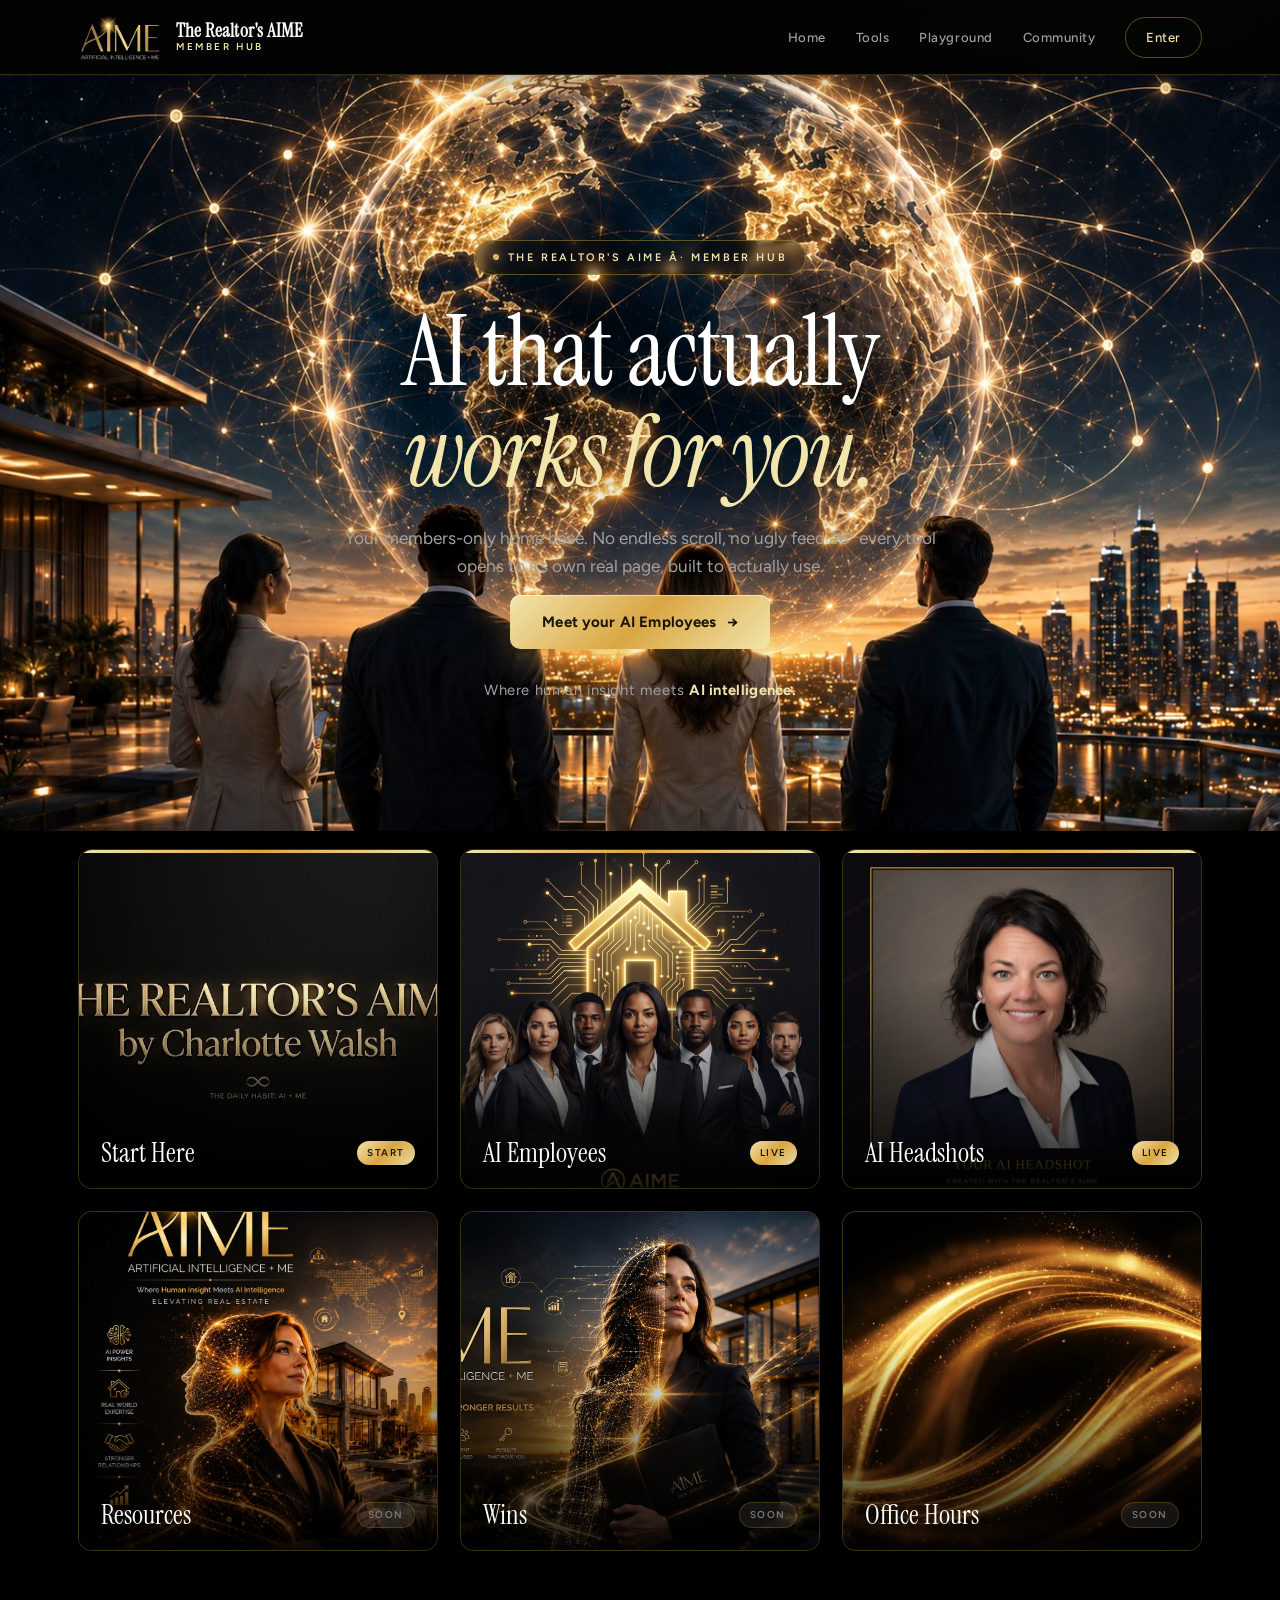
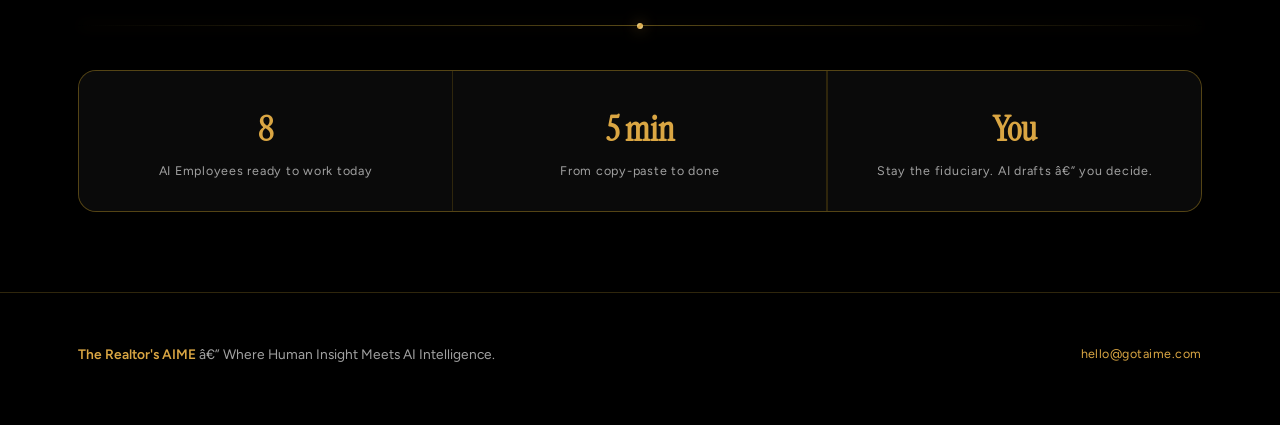
<file: index.html>
﻿<!DOCTYPE html>
<html lang="en">
<head>
    <script src="https://links.gotaime.com/js/external-tracking.js" data-tracking-id="tk_509ab4ac86254f45aa2d88082ce583ae"></script>
  <meta charset="UTF-8" />
  <meta name="viewport" content="width=device-width, initial-scale=1.0, viewport-fit=cover" />
  <title>The Realtor's AIME â€” Member Hub</title>
  <meta name="description" content="The Realtor's AIME member hub â€” every channel opens to its own real page. AI that actually works for you." />

  <!-- PWA -->
  <link rel="manifest" href="manifest.webmanifest" />
  <meta name="theme-color" content="#000000" />
  <meta name="apple-mobile-web-app-capable" content="yes" />
  <meta name="apple-mobile-web-app-status-bar-style" content="black-translucent" />
  <meta name="apple-mobile-web-app-title" content="Realtor's AIME" />
  <link rel="apple-touch-icon" href="assets/img/apple-touch-icon.png" />
  <link rel="icon" type="image/png" href="assets/img/favicon-48.png" />

  <link rel="preconnect" href="https://fonts.googleapis.com" />
  <link rel="preconnect" href="https://fonts.gstatic.com" crossorigin />
  <link href="https://fonts.googleapis.com/css2?family=Instrument+Serif:ital@0;1&family=Figtree:wght@400;500;600;700;800&display=swap" rel="stylesheet" />
  <link rel="stylesheet" href="assets/css/styles.css" />
</head>
<body>

  <!-- ============ HEADER ============ -->
  <header class="site-header">
    <script src="https://links.gotaime.com/js/external-tracking.js" data-tracking-id="tk_509ab4ac86254f45aa2d88082ce583ae"></script>
    <div class="wrap">
      <a class="brand-lockup" href="index.html">
        <img class="brand-logo" src="assets/img/aime-wordmark.png" alt="AIME â€” Artificial Intelligence + Me" />
        <span class="brand-names">
          <span class="b1">The Realtor's AIME</span>
          <span class="b2">Member Hub</span>
        </span>
      </a>
      <nav class="header-nav">
        <a href="index.html">Home</a>
        <a href="tools.html">Tools</a>
        <a href="playground.html">Playground</a>
        <a href="community.html">Community</a>
        <button class="install-btn" id="installBtn" hidden type="button">Install app</button>
        <a class="header-cta" href="tools.html">Enter</a>
      </nav>
    </div>
  </header>

  <!-- ============ HERO â€” full-bleed global AI scene ============ -->
  <section class="hero">
    <div class="hero-bg">
      <img src="assets/img/hero-global.jpg" alt="Real estate agents beneath a glowing global AI network at golden hour â€” the human + AI future" />
    </div>
    <div class="wrap">
      <div class="hero-pill"><span class="dot"></span> The Realtor's AIME Â· Member Hub</div>
      <h1>AI that actually<br><em>works for you.</em></h1>
      <p class="lede">
        Your members-only home base. No endless scroll, no ugly feed â€” every tool opens
        to its own real page, built to actually use.
      </p>
      <a class="btn-gold" href="ai-employees.html">Meet your AI Employees <span class="arrow">&rarr;</span></a>
      <p class="sub">Where human insight meets <strong>AI intelligence.</strong></p>
    </div>
  </section>

  <!-- ============ CHANNELS â€” flip cards (no section label, per brand) ============ -->
  <section id="channels">
    <div class="wrap">
      <div class="channel-grid">

        <!-- LEADING: Start Here -->
        <div class="flip-card is-live" data-href="ai-employees.html" tabindex="0">
          <div class="flip-inner">
            <div class="flip-front">
              <div class="tile-media"><img src="assets/img/title-card.jpg" alt="The Realtor's AIME by Charlotte Walsh" loading="lazy" /></div>
              <div class="flip-front-label"><h3>Start Here</h3><span class="tile-badge live">Start</span></div>
            </div>
            <div class="flip-back">
              <h3>Start Here</h3>
              <p>New to AIME? Get your first win in 15 minutes â€” meet your AI team and copy your first prompt. No setup headache.</p>
              <a class="flip-cta" href="ai-employees.html">Begin here <span class="arrow">&rarr;</span></a>
            </div>
          </div>
        </div>

        <!-- AI Employees -->
        <div class="flip-card is-live" data-href="ai-employees.html" tabindex="0">
          <div class="flip-inner">
            <div class="flip-front">
              <div class="tile-media"><img src="assets/img/team.jpg" alt="Your AIME real-estate AI team" loading="lazy" /></div>
              <div class="flip-front-label"><h3>AI Employees</h3><span class="tile-badge live">Live</span></div>
            </div>
            <div class="flip-back">
              <h3>AI Employees</h3>
              <p>Your hand-built AI team â€” listing copy, follow-ups, social, CMAs and more. Meet them, copy the prompt, get to work.</p>
              <a class="flip-cta" href="ai-employees.html">Open <span class="arrow">&rarr;</span></a>
            </div>
          </div>
        </div>

        <!-- AI Headshots (external booth) -->
        <div class="flip-card is-live" data-href="https://headshots.gotaime.com" data-target="_blank" tabindex="0">
          <div class="flip-inner">
            <div class="flip-front">
              <div class="tile-media"><img src="assets/img/headshot.jpg" alt="Your AI headshot, created with The Realtor's AIME" loading="lazy" /></div>
              <div class="flip-front-label"><h3>AI Headshots</h3><span class="tile-badge live">Live</span></div>
            </div>
            <div class="flip-back">
              <h3>AI Headshots</h3>
              <p>Studio-quality professional headshots in minutes â€” no photographer, no awkward studio. Upload, pick your look, done.</p>
              <a class="flip-cta" href="https://headshots.gotaime.com" target="_blank" rel="noopener">Open booth <span class="arrow">&rarr;</span></a>
            </div>
          </div>
        </div>

        <!-- Resources -->
        <div class="flip-card" data-href="#" tabindex="0">
          <div class="flip-inner">
            <div class="flip-front">
              <div class="tile-media"><img src="assets/img/feature-portrait.jpg" alt="AIME real-estate framework" loading="lazy" /></div>
              <div class="flip-front-label"><h3>Resources</h3><span class="tile-badge soon">Soon</span></div>
            </div>
            <div class="flip-back">
              <h3>Resources</h3>
              <p>Templates, scripts, checklists, and the playbooks behind every AI Employee â€” all in one tidy library.</p>
              <span class="flip-cta muted">Coming soon</span>
            </div>
          </div>
        </div>

        <!-- Wins -->
        <div class="flip-card" data-href="#" tabindex="0">
          <div class="flip-inner">
            <div class="flip-front">
              <div class="tile-media"><img src="assets/img/wins-results.jpg" alt="Smarter insights, stronger results" loading="lazy" /></div>
              <div class="flip-front-label"><h3>Wins</h3><span class="tile-badge soon">Soon</span></div>
            </div>
            <div class="flip-back">
              <h3>Wins</h3>
              <p>Real results from real agents. Closed deals, saved hours, listings that flew â€” share yours, steal theirs.</p>
              <span class="flip-cta muted">Coming soon</span>
            </div>
          </div>
        </div>

        <!-- Office Hours -->
        <div class="flip-card" data-href="#" tabindex="0">
          <div class="flip-inner">
            <div class="flip-front">
              <div class="tile-media"><img src="assets/img/gold-streams.jpg" alt="Office hours with The Realtor's AIME" loading="lazy" /></div>
              <div class="flip-front-label"><h3>Office Hours</h3><span class="tile-badge soon">Soon</span></div>
            </div>
            <div class="flip-back">
              <h3>Office Hours</h3>
              <p>Live walk-throughs and Q&amp;A. Bring a real deal, leave with a real plan. Built by a realtor, for realtors.</p>
              <span class="flip-cta muted">Coming soon</span>
            </div>
          </div>
        </div>

      </div>
    </div>
  </section>

  <div class="wrap"><div class="hairline-divider"></div></div>

  <!-- ============ VALUE STRIP ============ -->
  <section id="about">
    <div class="wrap">
      <div class="value-strip">
        <div class="value-cell">
          <div class="num">8</div>
          <div class="lbl">AI Employees ready to work today</div>
        </div>
        <div class="value-cell">
          <div class="num">5 min</div>
          <div class="lbl">From copy-paste to done</div>
        </div>
        <div class="value-cell">
          <div class="num">You</div>
          <div class="lbl">Stay the fiduciary. AI drafts â€” you decide.</div>
        </div>
      </div>
    </div>
  </section>

  <!-- ============ FOOTER ============ -->
  <footer class="site-footer">
    <div class="wrap">
      <div class="footer-tag">
        <strong>The Realtor's AIME</strong> â€” Where Human Insight Meets AI Intelligence.
      </div>
      <div class="footer-meta">
        <a href="mailto:hello@gotaime.com">hello@gotaime.com</a>
      </div>
    </div>
  </footer>

  <script src="assets/js/pwa.js"></script>
  <script src="assets/js/flair.js"></script>
</body>
</html>
                                                                                                                         
</file>
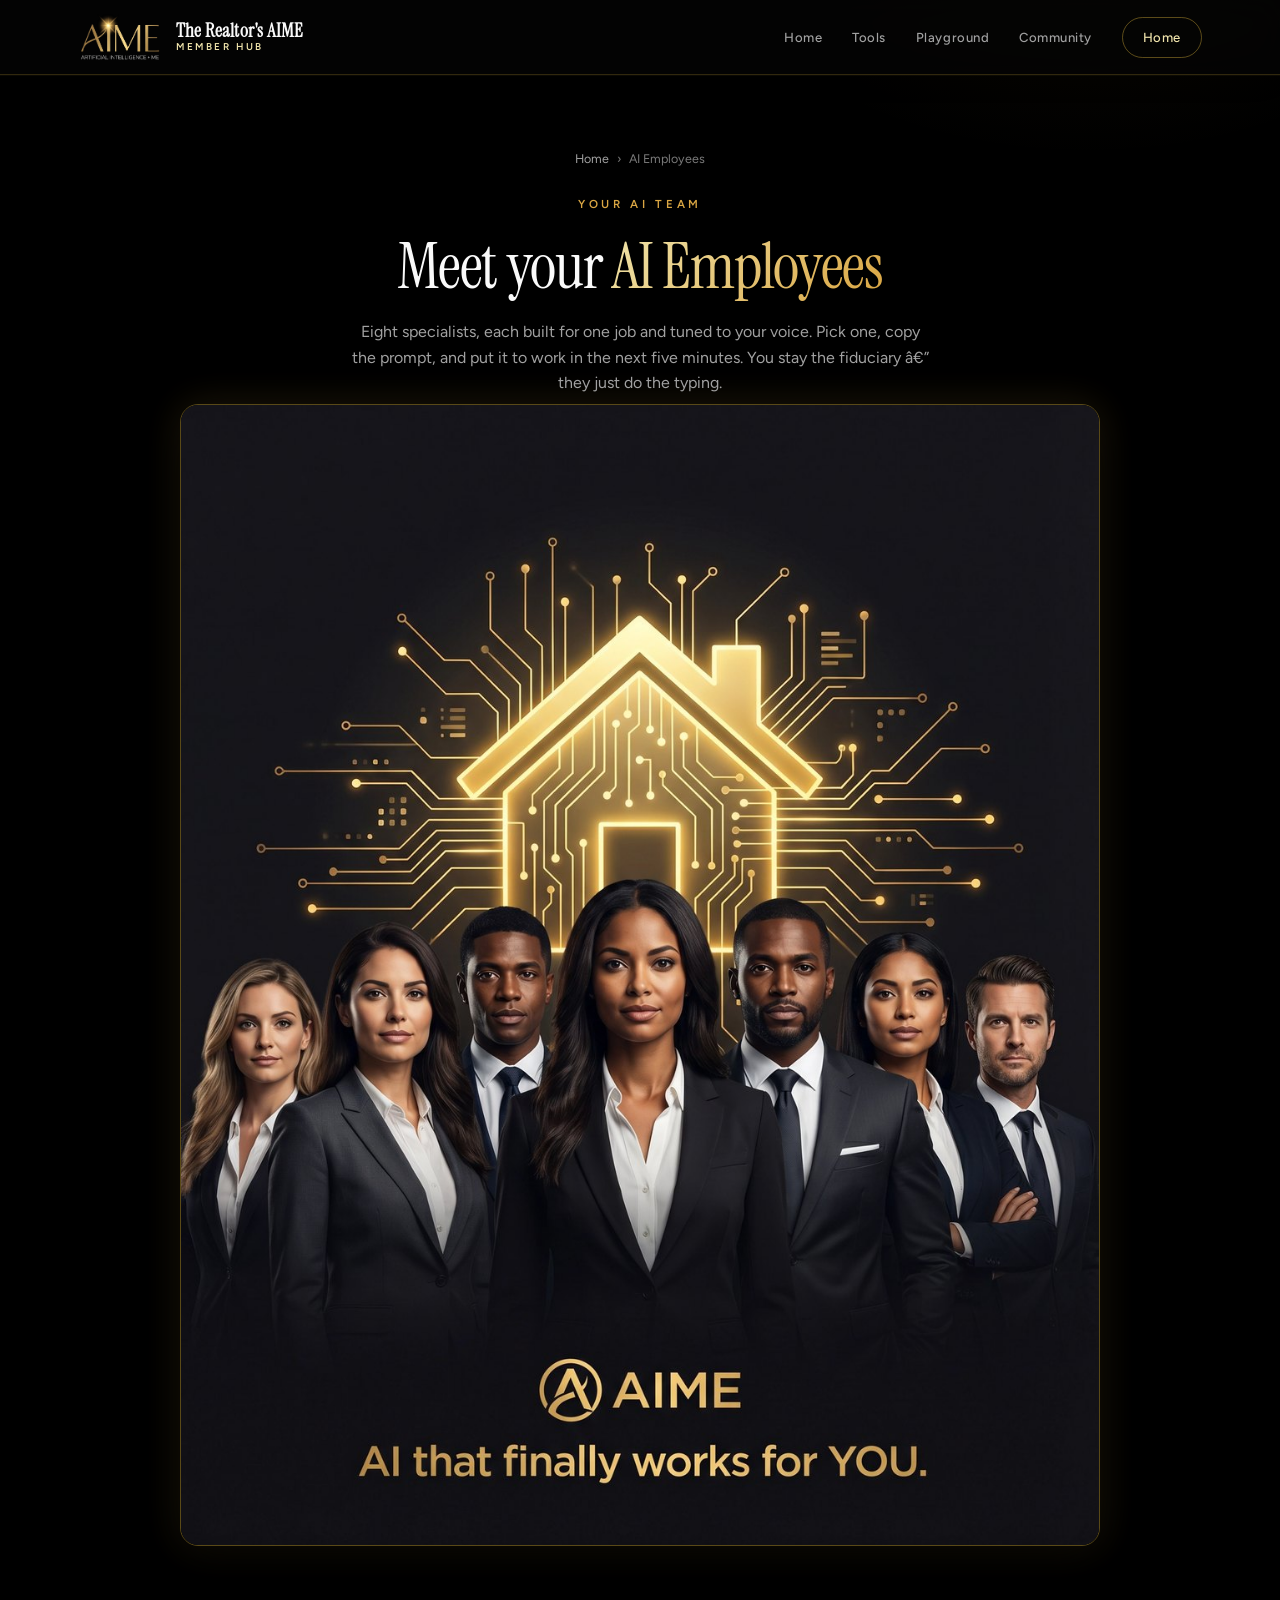
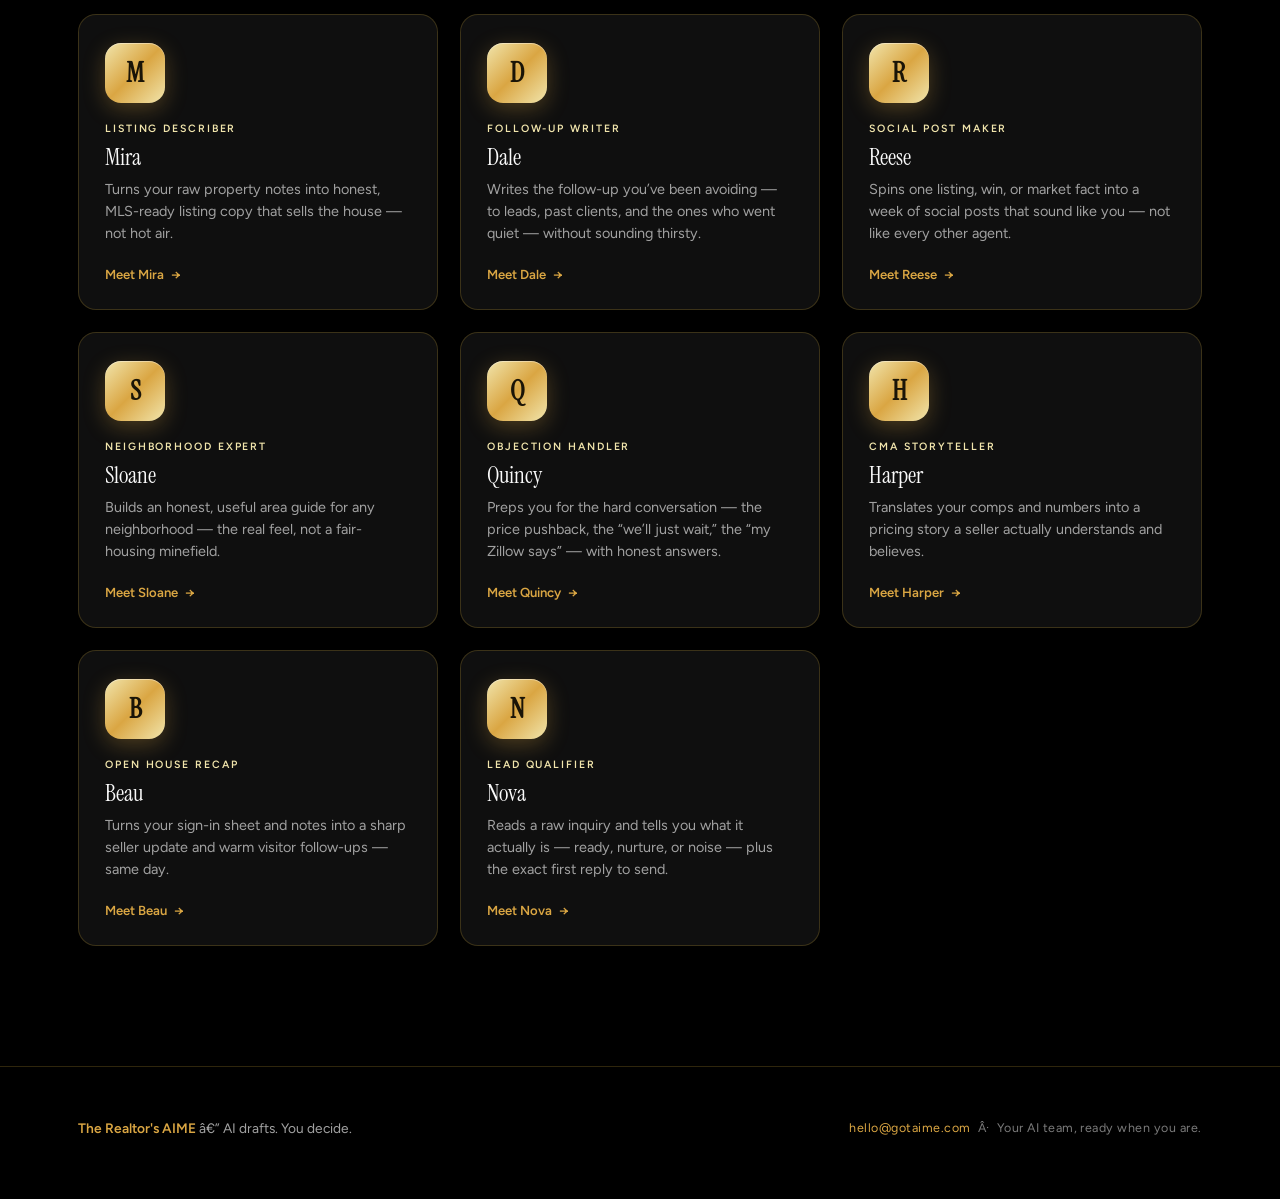
<file: ai-employees.html>
﻿<!DOCTYPE html>
<html lang="en">
<head>
    <script src="https://links.gotaime.com/js/external-tracking.js" data-tracking-id="tk_509ab4ac86254f45aa2d88082ce583ae"></script>
  <meta charset="UTF-8" />
  <meta name="viewport" content="width=device-width, initial-scale=1.0, viewport-fit=cover" />
  <title>AI Employees Â· The Realtor's AIME</title>
  <meta name="description" content="Meet your AI team â€” listing copy, follow-ups, social, CMAs and more. Each one comes with a real, ready-to-paste prompt built for realtors." />

  <!-- PWA -->
  <link rel="manifest" href="manifest.webmanifest" />
  <meta name="theme-color" content="#050505" />
  <meta name="apple-mobile-web-app-capable" content="yes" />
  <meta name="apple-mobile-web-app-status-bar-style" content="black-translucent" />
  <meta name="apple-mobile-web-app-title" content="Realtor's AIME" />
  <link rel="apple-touch-icon" href="assets/img/apple-touch-icon.png" />
  <link rel="icon" type="image/png" href="assets/img/favicon-48.png" />

  <link rel="preconnect" href="https://fonts.googleapis.com" />
  <link rel="preconnect" href="https://fonts.gstatic.com" crossorigin />
  <link href="https://fonts.googleapis.com/css2?family=Instrument+Serif:ital@0;1&family=Figtree:wght@400;500;600;700;800&display=swap" rel="stylesheet" />
  <link rel="stylesheet" href="assets/css/styles.css" />
</head>
<body>

  <!-- ============ HEADER ============ -->
  <header class="site-header">
    <script src="https://links.gotaime.com/js/external-tracking.js" data-tracking-id="tk_509ab4ac86254f45aa2d88082ce583ae"></script>
    <div class="wrap">
      <a class="brand-lockup" href="index.html">
        <img class="brand-logo" src="assets/img/aime-wordmark.png" alt="AIME â€” Artificial Intelligence + Me" />
        <span class="brand-names">
          <span class="b1">The Realtor's AIME</span>
          <span class="b2">Member Hub</span>
        </span>
      </a>
      <nav class="header-nav">
        <a href="index.html">Home</a>
        <a href="tools.html">Tools</a>
        <a href="playground.html">Playground</a>
        <a href="community.html">Community</a>
        <button class="install-btn" id="installBtn" hidden type="button">Install app</button>
        <a class="header-cta" href="index.html">Home</a>
      </nav>
    </div>
  </header>

  <!-- ============ PAGE HERO ============ -->
  <section class="page-hero">
    <div class="wrap">
      <div class="breadcrumb">
        <a href="index.html">Home</a> <span>&rsaquo;</span> <span>AI Employees</span>
      </div>
      <div class="eyebrow" style="margin-bottom:18px;">Your AI Team</div>
      <h1>Meet your <span class="gold-text">AI Employees</span></h1>
      <p>
        Eight specialists, each built for one job and tuned to your voice. Pick one,
        copy the prompt, and put it to work in the next five minutes. You stay the
        fiduciary â€” they just do the typing.
      </p>
      <figure class="team-banner">
        <img src="assets/img/team.jpg" alt="Your AIME real-estate AI team" />
      </figure>
    </div>
  </section>

  <!-- ============ GALLERY + DETAIL (hash-routed) ============ -->
  <main class="wrap">
    <!-- Gallery (default view) -->
    <div id="gallery-wrap">
      <section class="employee-grid" id="employee-gallery"><!-- cards injected by app.js --></section>
    </div>

    <!-- Detail view (swaps in on #employee-id) -->
    <section class="detail-view" id="employee-detail"><!-- injected by app.js --></section>
  </main>

  <!-- ============ FOOTER ============ -->
  <footer class="site-footer">
    <div class="wrap">
      <div class="footer-tag">
        <strong>The Realtor's AIME</strong> â€” AI drafts. You decide.
      </div>
      <div class="footer-meta">
        <a href="mailto:hello@gotaime.com">hello@gotaime.com</a> &nbsp;Â·&nbsp; Your AI team, ready when you are.
      </div>
    </div>
  </footer>

  <script src="assets/js/employees.js"></script>
  <script src="assets/js/app.js"></script>
  <script src="assets/js/pwa.js"></script>
  <script src="assets/js/flair.js"></script>
</body>
</html>
                           
</file>
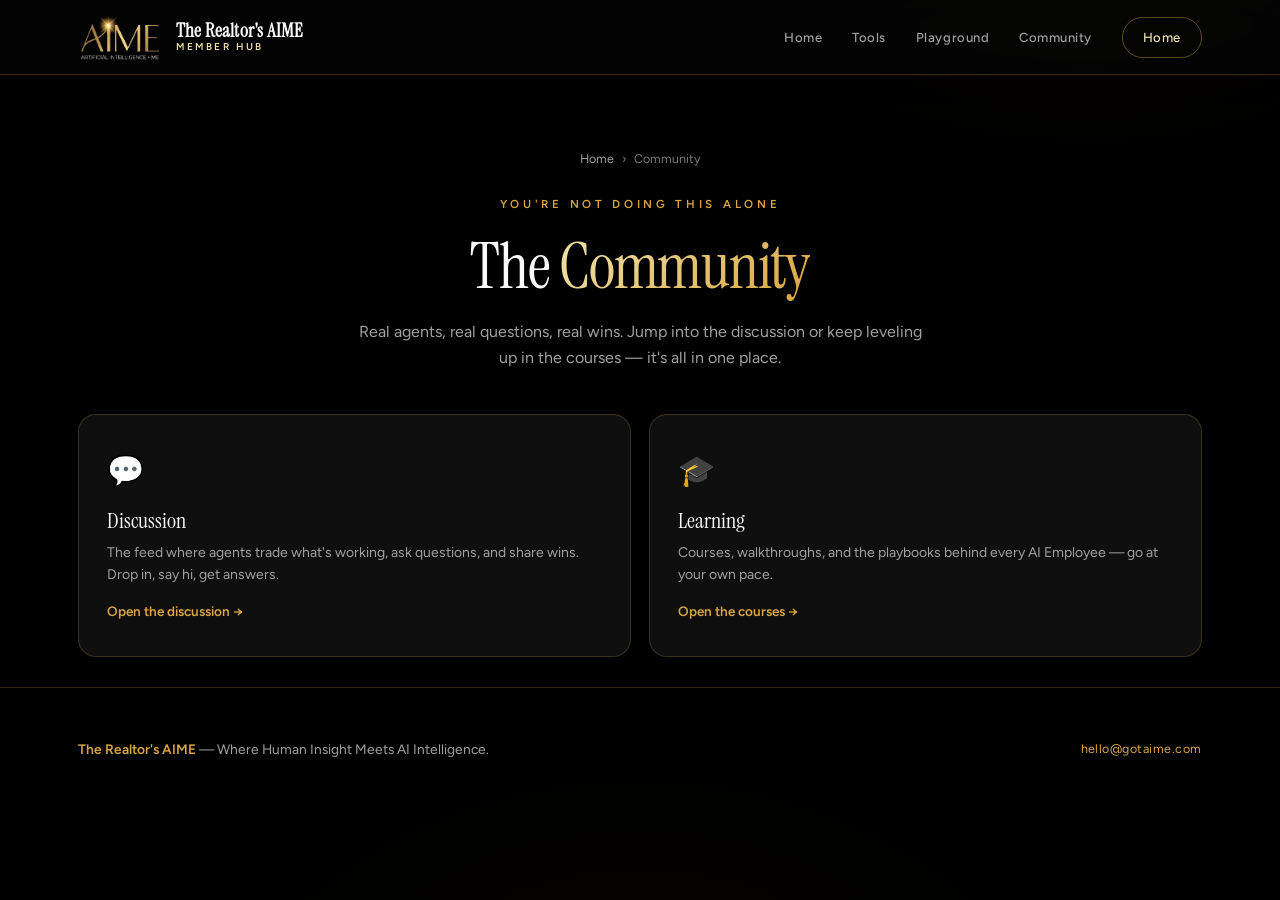
<file: community.html>
<!DOCTYPE html>
<html lang="en">
<head>
  <script src="https://links.gotaime.com/js/external-tracking.js" data-tracking-id="tk_509ab4ac86254f45aa2d88082ce583ae"></script>
  <meta charset="UTF-8" />
  <meta name="viewport" content="width=device-width, initial-scale=1.0, viewport-fit=cover" />
  <title>Community &middot; The Realtor's AIME</title>
  <meta name="description" content="The Realtor's AIME community — join the discussion and keep learning alongside other agents." />

  <link rel="manifest" href="manifest.webmanifest" />
  <meta name="theme-color" content="#000000" />
  <meta name="apple-mobile-web-app-capable" content="yes" />
  <meta name="apple-mobile-web-app-status-bar-style" content="black-translucent" />
  <meta name="apple-mobile-web-app-title" content="Realtor's AIME" />
  <link rel="apple-touch-icon" href="assets/img/apple-touch-icon.png" />
  <link rel="icon" type="image/png" href="assets/img/favicon-48.png" />

  <link rel="preconnect" href="https://fonts.googleapis.com" />
  <link rel="preconnect" href="https://fonts.gstatic.com" crossorigin />
  <link href="https://fonts.googleapis.com/css2?family=Instrument+Serif:ital@0;1&family=Figtree:wght@400;500;600;700;800&display=swap" rel="stylesheet" />
  <link rel="stylesheet" href="assets/css/styles.css" />
  <style>
    .comm-grid {
      display: grid; grid-template-columns: repeat(auto-fit, minmax(280px, 1fr));
      gap: 18px; margin-top: 8px;
    }
    .comm-card {
      display: block; background: var(--panel, #0F0F0F);
      border: 1px solid var(--hairline, rgba(212,175,55,.22));
      border-radius: 18px; padding: 32px 28px; text-decoration: none;
      transition: transform .2s, border-color .2s, box-shadow .2s;
    }
    .comm-card:hover {
      transform: translateY(-4px); border-color: var(--gold, #DAA643);
      box-shadow: 0 14px 44px rgba(218,166,67,.15);
    }
    .comm-card .ic { font-size: 30px; display: block; margin-bottom: 14px; }
    .comm-card h3 { color: #FAFAFA; font-size: 22px; margin: 0 0 8px; font-family: var(--serif, 'Instrument Serif', serif); }
    .comm-card p { color: var(--text-muted, #A1A1A1); font-size: 14px; line-height: 1.55; margin: 0; }
    .comm-card .go { color: var(--gold, #DAA643); font-size: 13.5px; font-weight: 600; margin-top: 16px; display: inline-block; }
  </style>
</head>
<body>

  <header class="site-header">
    <div class="wrap">
      <a class="brand-lockup" href="index.html">
        <img class="brand-logo" src="assets/img/aime-wordmark.png" alt="AIME — Artificial Intelligence + Me" />
        <span class="brand-names">
          <span class="b1">The Realtor's AIME</span>
          <span class="b2">Member Hub</span>
        </span>
      </a>
      <nav class="header-nav">
        <a href="index.html">Home</a>
        <a href="tools.html">Tools</a>
        <a href="playground.html">Playground</a>
        <a href="community.html">Community</a>
        <button class="install-btn" id="installBtn" hidden type="button">Install app</button>
        <a class="header-cta" href="index.html">Home</a>
      </nav>
    </div>
  </header>

  <section class="page-hero">
    <div class="wrap">
      <div class="breadcrumb">
        <a href="index.html">Home</a> <span>&rsaquo;</span> <span>Community</span>
      </div>
      <div class="eyebrow" style="margin-bottom:18px;">You're not doing this alone</div>
      <h1>The <span class="gold-text">Community</span></h1>
      <p>
        Real agents, real questions, real wins. Jump into the discussion or keep leveling up
        in the courses — it's all in one place.
      </p>
    </div>
  </section>

  <main class="wrap">
    <div class="comm-grid">
      <a class="comm-card" href="https://community.gotaime.com/communities/groups/realtors/home" target="_blank" rel="noopener">
        <span class="ic">&#128172;</span>
        <h3>Discussion</h3>
        <p>The feed where agents trade what's working, ask questions, and share wins. Drop in, say hi, get answers.</p>
        <span class="go">Open the discussion &rarr;</span>
      </a>
      <a class="comm-card" href="https://community.gotaime.com/communities/groups/realtors/learning" target="_blank" rel="noopener">
        <span class="ic">&#127891;</span>
        <h3>Learning</h3>
        <p>Courses, walkthroughs, and the playbooks behind every AI Employee — go at your own pace.</p>
        <span class="go">Open the courses &rarr;</span>
      </a>
    </div>
  </main>

  <footer class="site-footer">
    <div class="wrap">
      <div class="footer-tag">
        <strong>The Realtor's AIME</strong> — Where Human Insight Meets AI Intelligence.
      </div>
      <div class="footer-meta">
        <a href="mailto:hello@gotaime.com">hello@gotaime.com</a>
      </div>
    </div>
  </footer>

  <script src="assets/js/pwa.js"></script>
  <script src="assets/js/flair.js"></script>
</body>
</html>
                                                                                                            
</file>
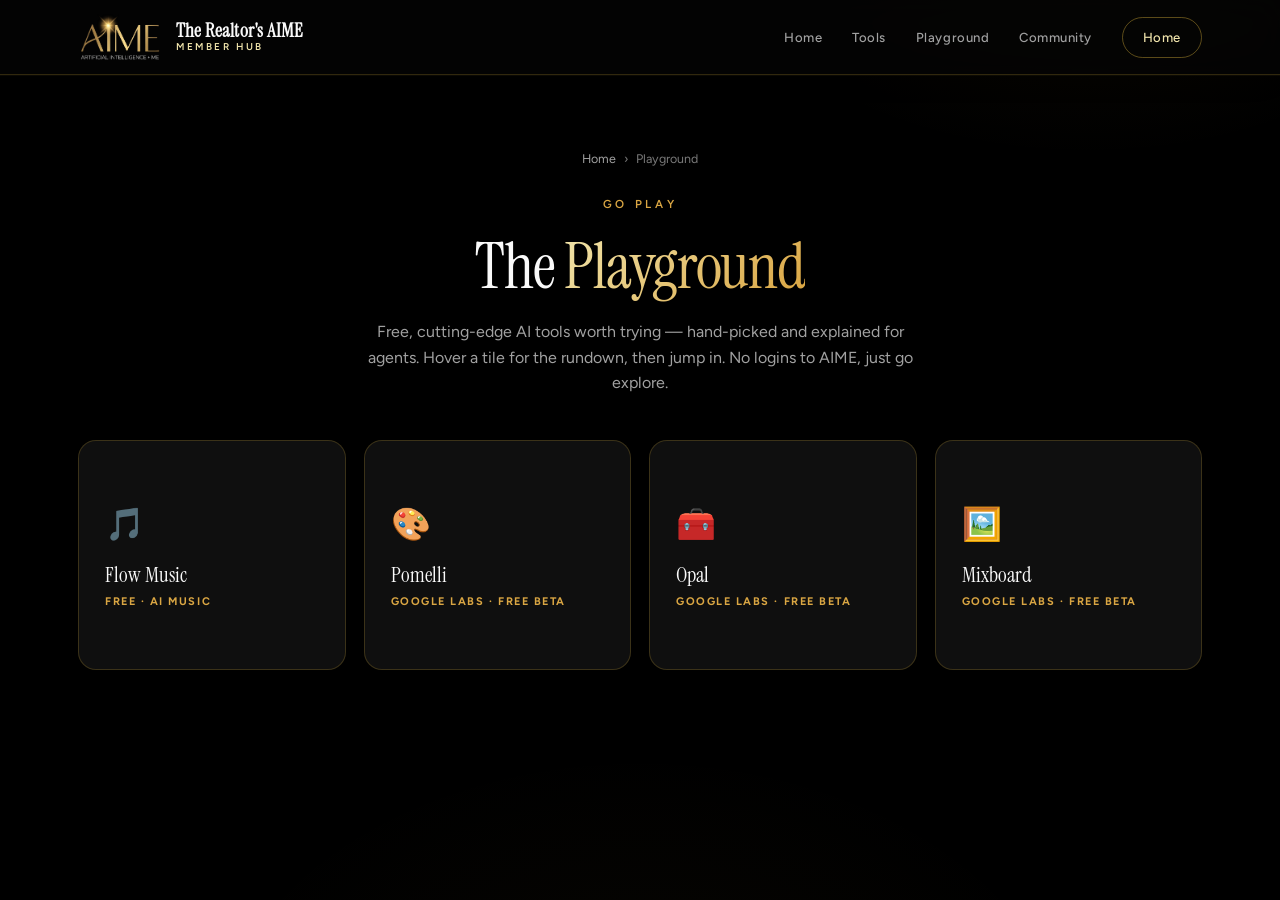
<file: playground.html>
<!DOCTYPE html>
<html lang="en">
<head>
  <script src="https://links.gotaime.com/js/external-tracking.js" data-tracking-id="tk_509ab4ac86254f45aa2d88082ce583ae"></script>
  <meta charset="UTF-8" />
  <meta name="viewport" content="width=device-width, initial-scale=1.0, viewport-fit=cover" />
  <title>Playground &middot; The Realtor's AIME</title>
  <meta name="description" content="The AIME Playground — free, cutting-edge AI tools worth trying, hand-picked for real estate agents." />

  <link rel="manifest" href="manifest.webmanifest" />
  <meta name="theme-color" content="#000000" />
  <meta name="apple-mobile-web-app-capable" content="yes" />
  <meta name="apple-mobile-web-app-status-bar-style" content="black-translucent" />
  <meta name="apple-mobile-web-app-title" content="Realtor's AIME" />
  <link rel="apple-touch-icon" href="assets/img/apple-touch-icon.png" />
  <link rel="icon" type="image/png" href="assets/img/favicon-48.png" />

  <link rel="preconnect" href="https://fonts.googleapis.com" />
  <link rel="preconnect" href="https://fonts.gstatic.com" crossorigin />
  <link href="https://fonts.googleapis.com/css2?family=Instrument+Serif:ital@0;1&family=Figtree:wght@400;500;600;700;800&display=swap" rel="stylesheet" />
  <link rel="stylesheet" href="assets/css/styles.css" />
  <style>
    .pg-grid {
      display: grid; grid-template-columns: repeat(auto-fit, minmax(260px, 1fr));
      gap: 18px; margin-top: 8px;
    }
    .pg-flip { background: transparent; perspective: 1200px; height: 230px; cursor: pointer; }
    .pg-flip-inner {
      position: relative; width: 100%; height: 100%; transition: transform .55s;
      transform-style: preserve-3d;
    }
    .pg-flip:hover .pg-flip-inner, .pg-flip:focus-within .pg-flip-inner { transform: rotateY(180deg); }
    .pg-face {
      position: absolute; inset: 0; backface-visibility: hidden; -webkit-backface-visibility: hidden;
      border: 1px solid var(--hairline, rgba(212,175,55,.22)); border-radius: 18px;
      padding: 26px; display: flex; flex-direction: column; justify-content: center;
      background: var(--panel, #0F0F0F);
    }
    .pg-front .ic { font-size: 32px; margin-bottom: 14px; }
    .pg-front h3 { color: #FAFAFA; font-size: 21px; margin: 0 0 6px; font-family: var(--serif, 'Instrument Serif', serif); }
    .pg-front .tag { color: var(--gold, #DAA643); font-size: 11px; letter-spacing: .14em; text-transform: uppercase; font-weight: 700; }
    .pg-back { transform: rotateY(180deg); background: var(--panel-2, #161616); border-color: var(--gold, #DAA643); }
    .pg-back p { color: var(--text-muted, #A1A1A1); font-size: 13.5px; line-height: 1.55; margin: 0 0 16px; }
    .pg-back .open {
      display: inline-block; background: var(--gold-grad, linear-gradient(135deg,#F1E5AC,#DAA643,#F1E5AC));
      color: #100c02; font-weight: 700; font-size: 13px; padding: 11px 22px; border-radius: 99px; text-decoration: none;
      align-self: flex-start;
    }
    .pg-note {
      margin-top: 28px; font-size: 13px; color: var(--text-muted, #A1A1A1);
      border-left: 3px solid var(--gold, #DAA643); padding: 10px 16px; background: rgba(218,166,67,.05); border-radius: 4px 12px 12px 4px;
    }
  </style>
</head>
<body>

  <header class="site-header">
    <div class="wrap">
      <a class="brand-lockup" href="index.html">
        <img class="brand-logo" src="assets/img/aime-wordmark.png" alt="AIME — Artificial Intelligence + Me" />
        <span class="brand-names">
          <span class="b1">The Realtor's AIME</span>
          <span class="b2">Member Hub</span>
        </span>
      </a>
      <nav class="header-nav">
        <a href="index.html">Home</a>
        <a href="tools.html">Tools</a>
        <a href="playground.html">Playground</a>
        <a href="community.html">Community</a>
        <button class="install-btn" id="installBtn" hidden type="button">Install app</button>
        <a class="header-cta" href="index.html">Home</a>
      </nav>
    </div>
  </header>

  <section class="page-hero">
    <div class="wrap">
      <div class="breadcrumb">
        <a href="index.html">Home</a> <span>&rsaquo;</span> <span>Playground</span>
      </div>
      <div class="eyebrow" style="margin-bottom:18px;">Go play</div>
      <h1>The <span class="gold-text">Playground</span></h1>
      <p>
        Free, cutting-edge AI tools worth trying — hand-picked and explained for agents.
        Hover a tile for the rundown, then jump in. No logins to AIME, just go explore.
      </p>
    </div>
  </section>

  <main class="wrap">
    <div class="pg-grid">

      <!-- Flow Music -->
      <div class="pg-flip" tabindex="0">
        <div class="pg-flip-inner">
          <div class="pg-face pg-front">
            <span class="ic">&#127925;</span>
            <h3>Flow Music</h3>
            <span class="tag">Free &middot; AI Music</span>
          </div>
          <div class="pg-face pg-back">
            <p>Generate custom, royalty-safe background music for your reels, walkthrough videos, and social clips — no licensing headaches.</p>
            <a class="open" href="https://www.flowmusic.app/personalize" target="_blank" rel="noopener">Open Flow Music &rarr;</a>
          </div>
        </div>
      </div>

      <!-- Google Pomelli -->
      <div class="pg-flip" tabindex="0">
        <div class="pg-flip-inner">
          <div class="pg-face pg-front">
            <span class="ic">&#127912;</span>
            <h3>Pomelli</h3>
            <span class="tag">Google Labs &middot; Free Beta</span>
          </div>
          <div class="pg-face pg-back">
            <p>Google's AI brand-and-marketing tool — spins your brand into on-brand social posts and campaign assets in seconds.</p>
            <a class="open" href="https://labs.google.com/pomelli/about/" target="_blank" rel="noopener">Open Pomelli &rarr;</a>
          </div>
        </div>
      </div>

      <!-- Google Opal -->
      <div class="pg-flip" tabindex="0">
        <div class="pg-flip-inner">
          <div class="pg-face pg-front">
            <span class="ic">&#129520;</span>
            <h3>Opal</h3>
            <span class="tag">Google Labs &middot; Free Beta</span>
          </div>
          <div class="pg-face pg-back">
            <p>Build your own little AI mini-apps with no code — describe what you want and Opal wires it up. Great for custom agent workflows.</p>
            <a class="open" href="https://opal.google/edit/11AW456rFHTPw198bzbeysTRlkIgMas9U" target="_blank" rel="noopener">Open Opal &rarr;</a>
          </div>
        </div>
      </div>

      <!-- Google Mixboard -->
      <div class="pg-flip" tabindex="0">
        <div class="pg-flip-inner">
          <div class="pg-face pg-front">
            <span class="ic">&#128444;&#65039;</span>
            <h3>Mixboard</h3>
            <span class="tag">Google Labs &middot; Free Beta</span>
          </div>
          <div class="pg-face pg-back">
            <p>An AI moodboard / concept canvas — perfect for staging ideas, listing aesthetics, and visual brainstorming with clients.</p>
            <a cla
</file>
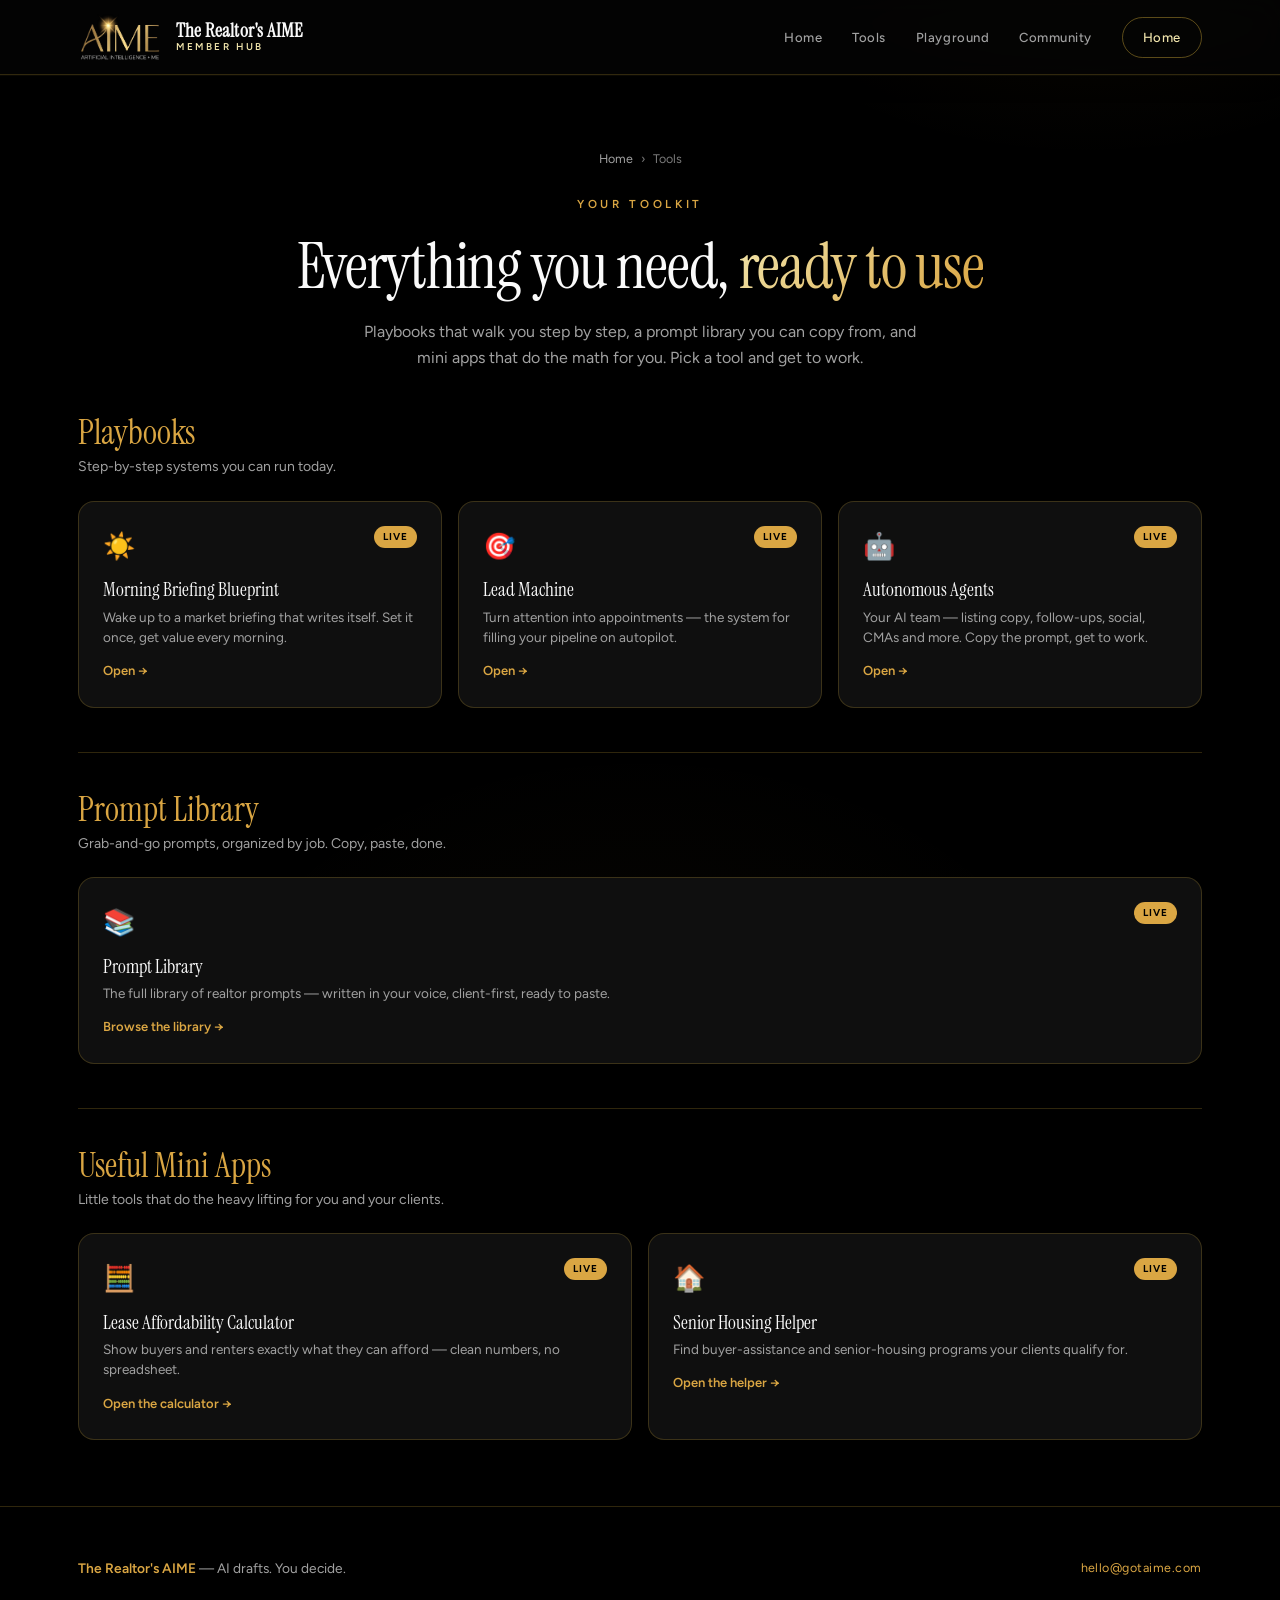
<file: tools.html>
<!DOCTYPE html>
<html lang="en">
<head>
  <script src="https://links.gotaime.com/js/external-tracking.js" data-tracking-id="tk_509ab4ac86254f45aa2d88082ce583ae"></script>
  <meta charset="UTF-8" />
  <meta name="viewport" content="width=device-width, initial-scale=1.0, viewport-fit=cover" />
  <title>Tools &middot; The Realtor's AIME</title>
  <meta name="description" content="Your AIME toolkit — playbooks, prompt library, and ready-to-use mini apps built for real estate agents." />

  <!-- PWA -->
  <link rel="manifest" href="manifest.webmanifest" />
  <meta name="theme-color" content="#000000" />
  <meta name="apple-mobile-web-app-capable" content="yes" />
  <meta name="apple-mobile-web-app-status-bar-style" content="black-translucent" />
  <meta name="apple-mobile-web-app-title" content="Realtor's AIME" />
  <link rel="apple-touch-icon" href="assets/img/apple-touch-icon.png" />
  <link rel="icon" type="image/png" href="assets/img/favicon-48.png" />

  <link rel="preconnect" href="https://fonts.googleapis.com" />
  <link rel="preconnect" href="https://fonts.gstatic.com" crossorigin />
  <link href="https://fonts.googleapis.com/css2?family=Instrument+Serif:ital@0;1&family=Figtree:wght@400;500;600;700;800&display=swap" rel="stylesheet" />
  <link rel="stylesheet" href="assets/css/styles.css" />
  <style>
    /* Tools page — sub-section grids, matches hub gold-on-black */
    .tools-sec { padding: 8px 0 36px; }
    .tools-sec h2 {
      font-family: var(--serif, 'Instrument Serif', serif);
      font-size: clamp(24px, 3vw, 34px); color: var(--gold, #DAA643);
      margin: 0 0 4px;
    }
    .tools-sec .sec-sub { color: var(--text-muted, #A1A1A1); font-size: 14px; margin: 0 0 22px; }
    .tool-grid {
      display: grid; grid-template-columns: repeat(auto-fit, minmax(250px, 1fr));
      gap: 16px;
    }
    .tool-card {
      display: block; background: var(--panel, #0F0F0F);
      border: 1px solid var(--hairline, rgba(212,175,55,.22));
      border-radius: 16px; padding: 24px; text-decoration: none;
      transition: transform .2s, border-color .2s, box-shadow .2s;
    }
    .tool-card:hover {
      transform: translateY(-4px); border-color: var(--gold, #DAA643);
      box-shadow: 0 12px 40px rgba(218,166,67,.14);
    }
    .tool-card .ic { font-size: 26px; display: block; margin-bottom: 12px; }
    .tool-card h3 { color: #FAFAFA; font-size: 19px; margin: 0 0 6px; font-family: var(--serif, 'Instrument Serif', serif); }
    .tool-card p { color: var(--text-muted, #A1A1A1); font-size: 13.5px; line-height: 1.5; margin: 0; }
    .tool-card .go { color: var(--gold, #DAA643); font-size: 13px; font-weight: 600; margin-top: 14px; display: inline-block; }
    .tool-card .badge {
      float: right; font-size: 10px; letter-spacing: .1em; text-transform: uppercase;
      color: #000; background: var(--gold, #DAA643); padding: 3px 9px; border-radius: 99px; font-weight: 700;
    }
    .tool-card.soon { opacity: .72; }
    .tool-card.soon .badge { background: #333; color: #bbb; }
    .sec-divider { height: 1px; background: var(--hairline, rgba(212,175,55,.18)); margin: 8px 0 30px; }
  </style>
</head>
<body>

  <!-- ============ HEADER ============ -->
  <header class="site-header">
    <div class="wrap">
      <a class="brand-lockup" href="index.html">
        <img class="brand-logo" src="assets/img/aime-wordmark.png" alt="AIME — Artificial Intelligence + Me" />
        <span class="brand-names">
          <span class="b1">The Realtor's AIME</span>
          <span class="b2">Member Hub</span>
        </span>
      </a>
      <nav class="header-nav">
        <a href="index.html">Home</a>
        <a href="tools.html">Tools</a>
        <a href="playground.html">Playground</a>
        <a href="community.html">Community</a>
        <button class="install-btn" id="installBtn" hidden type="button">Install app</button>
        <a class="header-cta" href="index.html">Home</a>
      </nav>
    </div>
  </header>

  <!-- ============ PAGE HERO ============ -->
  <section class="page-hero">
    <div class="wrap">
      <div class="breadcrumb">
        <a href="index.html">Home</a> <span>&rsaquo;</span> <span>Tools</span>
      </div>
      <div class="eyebrow" style="margin-bottom:18px;">Your Toolkit</div>
      <h1>Everything you need, <span class="gold-text">ready to use</span></h1>
      <p>
        Playbooks that walk you step by step, a prompt library you can copy from,
        and mini apps that do the math for you. Pick a tool and get to work.
      </p>
    </div>
  </section>

  <main class="wrap">

    <!-- ===== PLAYBOOKS ===== -->
    <section class="tools-sec">
      <h2>Playbooks</h2>
      <p class="sec-sub">Step-by-step systems you can run today.</p>
      <div class="tool-grid">
        <a class="tool-card" href="playbooks/morning-briefing-blueprint.html">
          <span class="badge">Live</span>
          <span class="ic">&#9728;&#65039;</span>
          <h3>Morning Briefing Blueprint</h3>
          <p>Wake up to a market briefing that writes itself. Set it once, get value every morning.</p>
          <span class="go">Open &rarr;</span>
        </a>
        <a class="tool-card" href="playbooks/lead-machine.html">
          <span class="badge">Live</span>
          <span class="ic">&#127919;</span>
          <h3>Lead Machine</h3>
          <p>Turn attention into appointments — the system for filling your pipeline on autopilot.</p>
          <span class="go">Open &rarr;</span>
        </a>
        <a class="tool-card" href="ai-employees.html">
          <span class="badge">Live</span>
          <span class="ic">&#129302;</span>
          <h3>Autonomous Agents</h3>
          <p>Your AI team — listing copy, follow-ups, social, CMAs and more. Copy the prompt, get to work.</p>
          <span class="go">Open &rarr;</span>
        </a>
      </div>
    </section>

    <div class="sec-divider"></div>

    <!-- ===== PROMPT LIBRARY ===== -->
    <section class="tools-sec">
      <h2>Prompt Library</h2>
      <p class="sec-sub">Grab-and-go prompts, organized by job. Copy, paste, done.</p>
      <div class="tool-grid">
        <a class="tool-card" href="prompt-library.html">
          <span class="badge">Live</span>
          <span class="ic">&#128218;</span>
          <h3>Prompt Library</h3>
          <p>The full library of realtor prompts — written in your voice, client-first, ready to paste.</p>
          <span class="go">Browse the library &rarr;</span>
        </a>
      </div>
    </section>

    <div class="sec-divider"></div>

    <!-- ===== USEFUL MINI APPS ===== -->
    <section class="tools-sec">
      <h2>Useful Mini Apps</h2>
      <p class="sec-sub">Little tools that do the heavy lifting for you and your clients.</p>
      <div class="tool-grid">
        <a class="tool-card" href="apps/lease-affordability-calculator.html">
          <span class="badge">Live</span>
          <span class="ic">&#129518;</span>
          <h3>Lease Affordability Calculator</h3>
          <p>Show buyers and renters exactly what they can afford — clean numbers, no spreadsheet.</p>
          <span class="go">Open the calculator &rarr;</span>
        </a>
        <a class="tool-card" href="apps/senior-housing-helper.html">
          <span class="badge">Live</span>
          <span class="ic">&#127968;</span>
          <h3>Senior Housing Helper</h3>
          <p>Find buyer-assistance and senior-housing programs your clients qualify for.</p>
          <span class="go">Open the helper &rarr;</span>
        </a>
      </div>
    </section>

  </main>

  <!-- ============ FOOTER ============ -->
  <footer class="site-footer">
    <div class="wrap">
      <div class="footer-tag">
        <strong>The Realtor's AIME</strong> — AI drafts. You decide.
      </div>
      <div class="footer-meta">
        <a href="mailto:hello@gotaime.com">hello@gotaime.com</a>
      </div>
    </div>
  </footer>

  <script src="assets/js/pwa.js"></script>
  <script src="assets/js/flair.js"></script>
</body>
</html>
</file>
<file: assets/css/styles.css>
/* =====================================================================
   The Realtor's AIME — Community OS
   Brand: Classic GOLD on BLACK (sub-brand, NOT parent rose gold)
   Fonts: Playfair Display (serif headers) + Montserrat (sans body)
   ===================================================================== */

:root {
  /* Palette MATCHED to her live page (live.realtoraime.com): gold + champagne
     accent on neutral black, Instrument Serif headlines + Figtree body. */
  --black:        #000000;   /* Pure Black — base background */
  --gold:         #DAA643;   /* AIME primary gold */
  --champagne:    #F1E5AC;   /* Champagne accent (serif emphasis) — live-page signature */
  --glow:         #F1E5AC;
  --deep:         #CA9438;   /* Deep Gold */

  /* Supporting tones — neutral near-blacks (#0A0A0A / #161616, like the live page) */
  --near-black:   #0A0A0A;
  --panel:        #0F0F0F;
  --panel-2:      #161616;
  --hairline:     rgba(212, 175, 55, 0.22);
  --hairline-2:   rgba(212, 175, 55, 0.42);
  --text:         #FAFAFA;   /* near-white (live page) */
  --text-muted:   #A1A1A1;   /* muted gray (live page) */
  --text-dim:     #7A7A7A;

  /* Signature metallic gold gradient (champagne -> gold -> champagne) */
  --gold-grad:    linear-gradient(135deg, #F1E5AC 0%, #DAA643 50%, #F1E5AC 100%);
  --gold-grad-soft: linear-gradient(135deg, rgba(218,166,67,0.10), rgba(218,166,67,0.02));
  --glow-shadow:  0 0 40px rgba(218, 166, 67, 0.16);
  --card-shadow:  0 22px 60px rgba(0, 0, 0, 0.66);

  --serif: 'Instrument Serif', 'Playfair Display', Georgia, serif;
  --sans:  'Figtree', -apple-system, BlinkMacSystemFont, 'Segoe UI', sans-serif;

  --radius:   18px;
  --radius-sm: 12px;
  --maxw:     1180px;
}

* { box-sizing: border-box; margin: 0; padding: 0; }

html { scroll-behavior: smooth; }

body {
  font-family: var(--sans);
  background: var(--black);
  color: var(--text);
  line-height: 1.6;
  -webkit-font-smoothing: antialiased;
  overflow-x: hidden;
}

/* Ambient glow — PURE gold only, low alpha, over pure black (no champagne/amber
   midtones that muddied to brown). Subtle gold light, not a tan wash. */
body::before {
  content: '';
  position: fixed;
  inset: 0;
  z-index: 0;
  pointer-events: none;
  background:
    radial-gradient(640px 400px at 85% -10%, rgba(218,166,67,0.06), transparent 62%),
    radial-gradient(720px 520px at 50% 120%, rgba(218,166,67,0.04), transparent 64%);
}

img { max-width: 100%; display: block; }
a { color: inherit; text-decoration: none; }

.wrap {
  position: relative;
  z-index: 1;
  width: 100%;
  max-width: var(--maxw);
  margin: 0 auto;
  padding: 0 28px;
}

/* ---------- Typography helpers ---------- */
h1, h2, h3 { font-family: var(--serif); font-weight: 700; line-height: 1.12; }

.eyebrow {
  font-family: var(--sans);
  font-size: 0.72rem;
  letter-spacing: 0.32em;
  text-transform: uppercase;
  color: var(--gold);
  font-weight: 600;
}

.gold-text {
  background: var(--gold-grad);
  -webkit-background-clip: text;
  background-clip: text;
  -webkit-text-fill-color: transparent;
  color: var(--gold);
}

/* =====================================================================
   HEADER
   ===================================================================== */
.site-header {
  position: sticky;
  top: 0;
  z-index: 50;
  backdrop-filter: blur(14px);
  background: rgba(5, 5, 5, 0.72);
  border-bottom: 1px solid var(--hairline);
}
.site-header .wrap {
  display: flex;
  align-items: center;
  justify-content: space-between;
  height: 74px;
}
.brand-lockup { display: flex; align-items: center; gap: 14px; }

.emblem {
  width: 44px; height: 44px;
  border-radius: 50%;
  display: grid; place-items: center;
  background: radial-gradient(circle at 35% 30%, #181818, #000000 75%);
  border: 1.5px solid var(--gold);
  box-shadow: var(--glow-shadow);
  flex-shrink: 0;
}
.emblem span {
  font-family: var(--serif);
  font-weight: 800;
  font-size: 1.18rem;
  color: var(--gold);
  line-height: 1;
}
.brand-names { display: flex; flex-direction: column; line-height: 1.1; }
.brand-names .b1 {
  font-family: var(--serif);
  font-size: 1.05rem;
  font-weight: 700;
  color: var(--text);
  letter-spacing: 0.01em;
}
.brand-names .b2 {
  font-size: 0.62rem;
  letter-spacing: 0.26em;
  text-transform: uppercase;
  color: var(--gold);
  font-weight: 600;
}

.header-nav { display: flex; align-items: center; gap: 30px; }
.header-nav a {
  font-size: 0.82rem;
  font-weight: 500;
  color: var(--text-muted);
  letter-spacing: 0.04em;
  transition: color 0.2s;
}
.header-nav a:hover { color: var(--gold); }
.header-cta {
  padding: 9px 20px;
  border-radius: 100px;
  border: 1px solid var(--gold);
  color: var(--gold) !important;
  font-weight: 600;
}
.header-cta:hover { background: var(--gold-grad); color: var(--black) !important; }

/* =====================================================================
   HERO (home hub)
   ===================================================================== */
.hero {
  position: relative;
  padding: 96px 0 60px;
  text-align: center;
}
.hero .eyebrow { margin-bottom: 22px; }
.hero h1 {
  font-size: clamp(2.6rem, 6.2vw, 4.7rem);
  letter-spacing: -0.015em;
  margin-bottom: 22px;
}
.hero h1 .line2 { display: block; }
.hero p.lede {
  max-width: 640px;
  margin: 0 auto 14px;
  color: var(--text-muted);
  font-size: 1.08rem;
}
.hero .sub {
  color: var(--text-dim);
  font-size: 0.86rem;
  letter-spacing: 0.04em;
}

.hairline-divider {
  width: 100%;
  height: 1px;
  background: linear-gradient(90deg, transparent, var(--hairline-2), transparent);
  margin: 44px 0;
}

/* =====================================================================
   CHANNEL TILES (the core "each channel = its own page" concept)
   ===================================================================== */
.section-head { text-align: center; margin-bottom: 46px; }
.section-head h2 {
  font-size: clamp(1.9rem, 3.6vw, 2.7rem);
  margin-bottom: 14px;
}
.section-head p {
  color: var(--text-muted);
  max-width: 560px;
  margin: 0 auto;
}

.channel-grid {
  display: grid;
  grid-template-columns: repeat(3, 1fr);
  gap: 22px;
  padding-bottom: 30px;
}

.channel-tile {
  position: relative;
  display: flex;
  flex-direction: column;
  justify-content: space-between;
  min-height: 232px;
  padding: 28px;
  border-radius: var(--radius);
  background: var(--panel);
  border: 1px solid var(--hairline);
  overflow: hidden;
  transition: transform 0.32s cubic-bezier(.2,.7,.3,1), border-color 0.3s, box-shadow 0.32s;
}
.channel-tile::after {
  content: '';
  position: absolute;
  inset: 0;
  background: var(--gold-grad-soft);
  opacity: 0;
  transition: opacity 0.32s;
  pointer-events: none;
}
.channel-tile:hover {
  transform: translateY(-7px);
  border-color: var(--hairline-2);
  box-shadow: var(--card-shadow), var(--glow-shadow);
}
.channel-tile:hover::after { opacity: 1; }

.channel-tile.is-live { border-color: var(--hairline-2); }
.channel-tile.is-live::before {
  content: '';
  position: absolute;
  top: 0; left: 0; right: 0;
  height: 3px;
  background: var(--gold-grad);
}

.tile-icon {
  width: 56px; height: 56px;
  border-radius: 14px;
  display: grid; place-items: center;
  background: var(--gold-grad-soft);
  border: 1px solid var(--hairline-2);
  margin-bottom: 18px;
  position: relative;
  z-index: 1;
}
.tile-icon svg { width: 28px; height: 28px; stroke: var(--gold); fill: none; stroke-width: 1.7; }

.tile-body { position: relative; z-index: 1; }
.channel-tile h3 {
  font-size: 1.5rem;
  margin-bottom: 8px;
  color: var(--text);
}
.channel-tile p {
  font-size: 0.9rem;
  color: var(--text-muted);
  line-height: 1.5;
}

.tile-foot {
  position: relative;
  z-index: 1;
  margin-top: 22px;
  display: flex;
  align-items: center;
  justify-content: space-between;
}
.tile-link {
  font-size: 0.82rem;
  font-weight: 600;
  color: var(--gold);
  letter-spacing: 0.03em;
  display: inline-flex;
  align-items: center;
  gap: 7px;
}
.tile-link .arrow { transition: transform 0.25s; }
.channel-tile:hover .tile-link .arrow { transform: translateX(4px); }

.tile-badge {
  font-size: 0.62rem;
  letter-spacing: 0.16em;
  text-transform: uppercase;
  font-weight: 600;
  padding: 4px 10px;
  border-radius: 100px;
}
.tile-badge.live   { background: var(--gold-grad); color: var(--black); }
.tile-badge.soon   { background: rgba(168,159,140,0.12); color: var(--text-dim); border: 1px solid var(--hairline); }

/* =====================================================================
   STRIP / value row
   ===================================================================== */
.value-strip {
  display: grid;
  grid-template-columns: repeat(3, 1fr);
  gap: 1px;
  background: var(--hairline);
  border: 1px solid var(--hairline);
  border-radius: var(--radius);
  overflow: hidden;
  margin: 30px 0 80px;
}
.value-cell {
  background: var(--near-black);
  padding: 30px 26px;
  text-align: center;
}
.value-cell .num {
  font-family: var(--serif);
  font-size: 2.2rem;
  font-weight: 700;
  color: var(--gold);
  margin-bottom: 4px;
}
.value-cell .lbl {
  font-size: 0.78rem;
  letter-spacing: 0.06em;
  color: var(--text-muted);
}

/* =====================================================================
   FOOTER
   ===================================================================== */
.site-footer {
  position: relative;
  z-index: 1;
  border-top: 1px solid var(--hairline);
  padding: 50px 0 60px;
  margin-top: 30px;
}
.site-footer .wrap {
  display: flex;
  flex-wrap: wrap;
  gap: 24px;
  align-items: center;
  justify-content: space-between;
}
.footer-tag { color: var(--text-muted); font-size: 0.86rem; }
.footer-tag strong { color: var(--gold); font-weight: 600; }
.footer-meta { color: var(--text-dim); font-size: 0.78rem; letter-spacing: 0.04em; }
.footer-meta a { color: var(--gold); }

/* =====================================================================
   AI EMPLOYEES — gallery page
   ===================================================================== */
.page-hero {
  padding: 70px 0 36px;
  text-align: center;
}
.breadcrumb {
  display: inline-flex;
  align-items: center;
  gap: 8px;
  font-size: 0.78rem;
  color: var(--text-dim);
  margin-bottom: 26px;
}
.breadcrumb a { color: var(--text-muted); }
.breadcrumb a:hover { color: var(--gold); }
.page-hero h1 { font-size: clamp(2.3rem, 5vw, 3.6rem); margin-bottom: 16px; }
.page-hero p { color: var(--text-muted); max-width: 580px; margin: 0 auto; }

.employee-grid {
  display: grid;
  grid-template-columns: repeat(3, 1fr);
  gap: 22px;
  padding: 26px 0 90px;
}

.emp-card {
  position: relative;
  display: flex;
  flex-direction: column;
  padding: 28px 26px 24px;
  border-radius: var(--radius);
  background: var(--panel);
  border: 1px solid var(--hairline);
  cursor: pointer;
  overflow: hidden;
  transition: transform 0.3s cubic-bezier(.2,.7,.3,1), border-color 0.3s, box-shadow 0.3s;
}
.emp-card::after {
  content: '';
  position: absolute; inset: 0;
  background: var(--gold-grad-soft);
  opacity: 0; transition: opacity 0.3s; pointer-events: none;
}
.emp-card:hover {
  transform: translateY(-6px);
  border-color: var(--hairline-2);
  box-shadow: var(--card-shadow), var(--glow-shadow);
}
.emp-card:hover::after { opacity: 1; }

.emp-avatar {
  width: 64px; height: 64px;
  border-radius: 16px;
  display: grid; place-items: center;
  background: radial-gradient(circle at 35% 30%, #1a1a1a, #0a0a0a);
  border: 1px solid var(--hairline-2);
  margin-bottom: 18px;
  position: relative; z-index: 1;
  box-shadow: inset 0 0 22px rgba(218,166,67,0.10);
}
.emp-avatar svg { width: 32px; height: 32px; stroke: var(--gold); fill: none; stroke-width: 1.6; }

.emp-card .emp-role {
  position: relative; z-index: 1;
  font-size: 0.66rem;
  letter-spacing: 0.18em;
  text-transform: uppercase;
  color: var(--champagne);
  font-weight: 600;
  margin-bottom: 7px;
}
.emp-card h3 {
  position: relative; z-index: 1;
  font-size: 1.42rem;
  margin-bottom: 9px;
}
.emp-card .emp-does {
  position: relative; z-index: 1;
  font-size: 0.9rem;
  color: var(--text-muted);
  line-height: 1.5;
  flex-grow: 1;
}
.emp-meet {
  position: relative; z-index: 1;
  margin-top: 20px;
  display: inline-flex;
  align-items: center;
  justify-content: space-between;
  width: 100%;
}
.emp-meet .btn-ghost {
  font-size: 0.82rem;
  font-weight: 600;
  color: var(--gold);
  display: inline-flex;
  align-items: center;
  gap: 7px;
}
.emp-meet .arrow { transition: transform 0.25s; }
.emp-card:hover .emp-meet .arrow { transform: translateX(4px); }

/* =====================================================================
   EMPLOYEE DETAIL VIEW (hash-routed, swaps in over gallery)
   ===================================================================== */
.detail-view { display: none; padding: 60px 0 90px; }
.detail-view.active { display: block; animation: fadeUp 0.4s ease; }

@keyframes fadeUp {
  from { opacity: 0; transform: translateY(16px); }
  to   { opacity: 1; transform: translateY(0); }
}

.back-link {
  display: inline-flex;
  align-items: center;
  gap: 9px;
  font-size: 0.82rem;
  font-weight: 600;
  color: var(--text-muted);
  margin-bottom: 34px;
  transition: color 0.2s, gap 0.2s;
}
.back-link:hover { color: var(--gold); gap: 13px; }

.detail-head {
  display: flex;
  align-items: flex-start;
  gap: 26px;
  margin-bottom: 38px;
  flex-wrap: wrap;
}
.detail-avatar {
  width: 92px; height: 92px;
  border-radius: 22px;
  display: grid; place-items: center;
  background: radial-gradient(circle at 35% 30%, #1c1c1c, #0a0a0a);
  border: 1.5px solid var(--gold);
  box-shadow: var(--glow-shadow);
  flex-shrink: 0;
}
.detail-avatar svg { width: 46px; height: 46px; stroke: var(--gold); fill: none; stroke-width: 1.5; }

.detail-titles { flex: 1; min-width: 260px; }
.detail-titles .emp-role {
  font-size: 0.7rem;
  letter-spacing: 0.2em;
  text-transform: uppercase;
  color: var(--champagne);
  font-weight: 600;
  margin-bottom: 8px;
}
.detail-titles h1 { font-size: clamp(2rem, 4.4vw, 3rem); margin-bottom: 12px; }
.detail-titles .tagline { color: var(--text-muted); font-size: 1.04rem; max-width: 620px; }

.detail-grid {
  display: grid;
  grid-template-columns: 1.55fr 1fr;
  gap: 30px;
  align-items: start;
}

.detail-panel {
  background: var(--panel);
  border: 1px solid var(--hairline);
  border-radius: var(--radius);
  padding: 30px 30px 32px;
}
.detail-panel h4 {
  font-family: var(--sans);
  font-size: 0.74rem;
  letter-spacing: 0.18em;
  text-transform: uppercase;
  color: var(--gold);
  font-weight: 600;
  margin-bottom: 18px;
  display: flex; align-items: center; gap: 10px;
}
.detail-panel h4::before {
  content: '';
  width: 22px; height: 2px;
  background: var(--gold-grad);
  display: inline-block;
}

.detail-panel ul { list-style: none; }
.detail-panel li {
  position: relative;
  padding-left: 26px;
  margin-bottom: 13px;
  color: var(--text-muted);
  font-size: 0.93rem;
  line-height: 1.55;
}
.detail-panel li::before {
  content: '';
  position: absolute;
  left: 4px; top: 9px;
  width: 7px; height: 7px;
  border-radius: 50%;
  background: var(--gold-grad);
}

/* Prompt box — matches OG: black bg, gold border, floating label, copy button */
.prompt-box {
  position: relative;
  background: var(--black);
  border: 1px solid var(--hairline-2);
  border-radius: var(--radius-sm);
  padding: 30px 24px 24px;
  margin-top: 6px;
}
.prompt-label {
  position: absolute;
  top: -11px; left: 20px;
  background: var(--gold-grad);
  color: var(--black);
  font-size: 0.64rem;
  letter-spacing: 0.16em;
  text-transform: uppercase;
  font-weight: 700;
  padding: 4px 13px;
  border-radius: 100px;
}
.copy-button {
  position: absolute;
  top: 14px; right: 14px;
  background: transparent;
  border: 1px solid var(--hairline-2);
  color: var(--gold);
  font-family: var(--sans);
  font-size: 0.72rem;
  font-weight: 600;
  letter-spacing: 0.04em;
  padding: 7px 14px;
  border-radius: 100px;
  cursor: pointer;
  transition: all 0.2s;
}
.copy-button:hover { background: var(--gold-grad); color: var(--black); border-color: transparent; }
.copy-button.copied { background: var(--gold-grad); color: var(--black); border-color: transparent; }

.prompt-text {
  font-family: 'SFMono-Regular', ui-monospace, 'Cascadia Code', Consolas, monospace;
  font-size: 0.84rem;
  line-height: 1.7;
  color: var(--text);
  white-space: pre-wrap;
  word-wrap: break-word;
  margin-top: 12px;
}

.detail-side .detail-panel + .detail-panel { margin-top: 22px; }

.fid-note {
  margin-top: 22px;
  background: var(--gold-grad-soft);
  border: 1px solid var(--hairline-2);
  border-radius: var(--radius-sm);
  padding: 20px 22px;
}
.fid-note .t {
  font-family: var(--serif);
  font-size: 1.02rem;
  color: var(--gold);
  margin-bottom: 6px;
}
.fid-note p { font-size: 0.86rem; color: var(--text-muted); }

.tag-row { display: flex; flex-wrap: wrap; gap: 9px; }
.chip {
  font-size: 0.72rem;
  color: var(--champagne);
  border: 1px solid var(--hairline);
  background: rgba(218,166,67,0.05);
  padding: 6px 13px;
  border-radius: 100px;
}

/* =====================================================================
   RESPONSIVE
   ===================================================================== */
@media (max-width: 940px) {
  .channel-grid, .employee-grid { grid-template-columns: repeat(2, 1fr); }
  .detail-grid { grid-template-columns: 1fr; }
  .value-strip { grid-template-columns: 1fr; }
}
@media (max-width: 620px) {
  .wrap { padding: 0 18px; }
  .header-nav { gap: 16px; }
  .header-nav a:not(.header-cta) { display: none; }
  .channel-grid, .employee-grid { grid-template-columns: 1fr; }
  .hero { padding: 64px 0 40px; }
  .detail-head { gap: 18px; }
  .detail-avatar { width: 72px; height: 72px; }
  .hero-wordmark { width: 200px; }
}

/* =====================================================================
   ADDED: hero wordmark image + PWA install button
   ===================================================================== */
.hero-wordmark {
  width: 300px;
  max-width: 70%;
  height: auto;
  margin: 0 auto 26px;
  filter: drop-shadow(0 8px 40px rgba(218, 166, 67, 0.22));
  animation: floatIn 0.9s cubic-bezier(.2,.7,.3,1) both;
}
@keyframes floatIn {
  from { opacity: 0; transform: translateY(14px) scale(0.98); }
  to   { opacity: 1; transform: translateY(0) scale(1); }
}

.install-btn {
  font-family: var(--sans);
  font-size: 0.8rem;
  font-weight: 600;
  letter-spacing: 0.03em;
  color: var(--black);
  background: var(--gold-grad);
  border: none;
  padding: 9px 18px;
  border-radius: 100px;
  cursor: pointer;
  transition: transform 0.2s, box-shadow 0.2s;
}
.install-btn:hover { transform: translateY(-1px); box-shadow: 0 0 26px rgba(218,166,67,0.40); }

/* =====================================================================
   FLAIR — premium real-website polish (gold on black, clean, no brown)
   ===================================================================== */

/* Metallic shimmer sweep across accent text + wordmark */
.gold-text {
  background-size: 220% auto;
  animation: shimmerText 7s linear infinite;
}
@keyframes shimmerText { to { background-position: 220% center; } }

.hero-wordmark {
  position: relative;
}
.hero-wordmark::after {
  content: '';
  position: absolute; inset: 0;
  background: linear-gradient(115deg, transparent 30%, rgba(255,217,99,0.55) 48%, transparent 66%);
  mix-blend-mode: screen;
  transform: translateX(-120%);
  animation: sheen 6.5s ease-in-out 1.2s infinite;
  pointer-events: none;
}
@keyframes sheen {
  0%, 18% { transform: translateX(-120%); }
  34%, 100% { transform: translateX(120%); }
}

/* Richer hero: layered glow + faint brand grid texture behind the headline */
.hero { isolation: isolate; }
.hero::before {
  content: '';
  position: absolute; left: 0; right: 0; top: -8%;
  height: 600px; z-index: -1; pointer-events: none;
  background:
    radial-gradient(640px 320px at 50% 20%, rgba(218,166,67,0.18), transparent 70%),
    radial-gradient(960px 440px at 50% 2%, rgba(255,217,99,0.07), transparent 72%);
}
.hero::after {
  content: '';
  position: absolute; inset: 0; z-index: -1; pointer-events: none; opacity: 0.55;
  background-image:
    linear-gradient(rgba(218,166,67,0.055) 1px, transparent 1px),
    linear-gradient(90deg, rgba(218,166,67,0.055) 1px, transparent 1px);
  background-size: 48px 48px;
  -webkit-mask-image: radial-gradient(circle at 50% 28%, #000 0%, transparent 60%);
          mask-image: radial-gradient(circle at 50% 28%, #000 0%, transparent 60%);
}

/* More dramatic hero type */
.hero h1 { font-size: clamp(2.8rem, 7vw, 5.4rem); letter-spacing: -0.02em; }
.page-hero h1 { font-size: clamp(2.5rem, 5.4vw, 4rem); letter-spacing: -0.02em; }

/* Tiles & cards: gradient top accent on hover + deeper brand glow */
.channel-tile, .emp-card { transition: transform 0.34s cubic-bezier(.2,.7,.3,1), border-color 0.3s, box-shadow 0.34s; }
.channel-tile:hover, .emp-card:hover {
  box-shadow: var(--card-shadow), 0 0 36px rgba(218,166,67,0.20);
}
.channel-tile:not(.is-live)::after,
.emp-card::after { z-index: 0; }
.channel-tile:not(.is-live) { position: relative; }
.channel-tile:not(.is-live)::before,
.emp-card::before {
  content: '';
  position: absolute; top: 0; left: 0; right: 0; height: 2px;
  background: var(--gold-grad);
  transform: scaleX(0); transform-origin: left;
  transition: transform 0.4s cubic-bezier(.2,.7,.3,1);
  z-index: 2;
}
.channel-tile:not(.is-live):hover::before,
.emp-card:hover::before { transform: scaleX(1); }

/* Glowing brand buttons */
.header-cta { transition: background 0.25s, color 0.25s, box-shadow 0.25s, transform 0.2s; }
.header-cta:hover { box-shadow: 0 0 28px rgba(218,166,67,0.40); transform: translateY(-1px); }
.copy-button:hover { box-shadow: 0 0 22px rgba(218,166,67,0.40); }

/* Divider with a soft brand glow + center node */
.hairline-divider { position: relative; box-shadow: 0 0 16px rgba(218,166,67,0.22); }
.hairline-divider::after {
  content: ''; position: absolute; top: 50%; left: 50%;
  width: 6px; height: 6px; border-radius: 50%;
  transform: translate(-50%, -50%);
  background: var(--gold-grad); box-shadow: 0 0 14px rgba(218,166,67,0.6);
}

/* Refined sticky-nav glass */
.site-header { box-shadow: 0 1px 0 rgba(218,166,67,0.05), 0 10px 30px -18px rgba(0,0,0,0.9); }

/* Scroll-reveal entrance (added by flair.js; gracefully off without JS) */
.flair-on .reveal {
  opacity: 0; transform: translateY(22px);
  transition: opacity 0.6s ease, transform 0.7s cubic-bezier(.2,.7,.3,1);
  will-change: opacity, transform;
}
.flair-on .reveal.in { opacity: 1; transform: none; }

@media (prefers-reduced-motion: reduce) {
  .gold-text, .hero-wordmark::after { animation: none; }
  .hero-wordmark::after { display: none; }
  .flair-on .reveal { opacity: 1; transform: none; transition: none; }
}

/* =====================================================================
   IMAGE-DRIVEN — real brand photography (replaces all icons/emoji)
   ===================================================================== */

/* Header brand mark = real gold-on-black AIME wordmark (blends on black) */
.brand-logo {
  height: 48px;
  width: auto;
  flex-shrink: 0;
  object-fit: contain;
}

/* Hero: real AIME logo + cinematic brand showcase image */
.hero { padding: 60px 0 54px; }
.hero-logo {
  width: 240px; max-width: 66%;
  height: auto; margin: 0 auto 20px;
  filter: drop-shadow(0 6px 30px rgba(218,166,67,0.22));
  animation: floatIn 0.9s cubic-bezier(.2,.7,.3,1) both;
}
.hero-showcase {
  position: relative;
  max-width: 940px;
  margin: 34px auto 24px;
  border-radius: var(--radius);
  overflow: hidden;
  border: 1px solid var(--hairline-2);
  box-shadow: var(--card-shadow), var(--glow-shadow);
  animation: floatIn 1s cubic-bezier(.2,.7,.3,1) both;
}
.hero-showcase img { width: 100%; display: block; }
.hero-showcase::after {
  content: ''; position: absolute; inset: 0; pointer-events: none;
  box-shadow: inset 0 0 60px rgba(0,0,0,0.35);
  border-radius: var(--radius);
}
.hero .sub { font-size: 1rem; color: var(--text-muted); }
.hero .sub strong { color: var(--gold); font-weight: 700; letter-spacing: 0.02em; }

/* Image-driven channel tiles: real photo on top, text below */
.channel-tile { padding: 0; overflow: hidden; }
.tile-media {
  position: relative;
  aspect-ratio: 16 / 10;
  overflow: hidden;
  background: #0a0a0a;
}
.tile-media img {
  width: 100%; height: 100%;
  object-fit: cover; object-position: center;
  display: block;
  transition: transform 0.55s cubic-bezier(.2,.7,.3,1);
}
.channel-tile:hover .tile-media img { transform: scale(1.06); }
.tile-media::after {
  content: ''; position: absolute; inset: 0; pointer-events: none;
  background: linear-gradient(180deg, rgba(0,0,0,0) 45%, rgba(0,0,0,0.55) 100%);
}
.tile-text {
  position: relative; z-index: 1;
  display: flex; flex-direction: column; flex: 1;
  padding: 20px 24px 24px;
}
.tile-text h3 { font-family: var(--serif); font-weight: 700; font-size: 1.46rem; margin-bottom: 8px; color: var(--text); }
.tile-text p { font-size: 0.9rem; color: var(--text-muted); line-height: 1.5; flex: 1; }
.tile-text .tile-foot { margin-top: 18px; }

/* AI Employees gallery: real team banner */
.team-banner {
  max-width: 920px;
  margin: 8px auto 6px;
  border-radius: var(--radius);
  overflow: hidden;
  border: 1px solid var(--hairline-2);
  box-shadow: var(--card-shadow), var(--glow-shadow);
}
.team-banner img { width: 100%; display: block; }

/* Branded gold monogram (replaces the generic SVG avatars) */
.emp-mono, .detail-mono {
  display: grid; place-items: center;
  font-family: var(--serif); font-weight: 800;
  color: #1a1407;
  background: var(--gold-grad);
  box-shadow: 0 6px 22px rgba(218,166,67,0.30), inset 0 1px 0 rgba(255,255,255,0.4);
}
.emp-mono {
  width: 60px; height: 60px; border-radius: 16px;
  font-size: 1.7rem; margin-bottom: 18px;
  position: relative; z-index: 1;
}
.detail-mono {
  width: 92px; height: 92px; border-radius: 22px;
  font-size: 2.6rem; flex-shrink: 0;
  box-shadow: var(--glow-shadow), inset 0 1px 0 rgba(255,255,255,0.45);
}

@media (max-width: 620px) {
  .hero-logo { width: 230px; }
  .tile-media { aspect-ratio: 16 / 9; }
}

/* =====================================================================
   LIVE-PAGE MATCH — premium sales-page aesthetic (live.realtoraime.com):
   full-bleed dark photographic hero, Instrument Serif + champagne accent,
   gold pill label, gold pill button. Gold #DAA643 family on neutral black.
   ===================================================================== */

/* Instrument Serif is single-weight; let serif headings sit at 400 */
h1, h2, h3 { font-weight: 400; letter-spacing: 0; }

/* Full-bleed photographic hero */
.hero {
  position: relative;
  min-height: 84vh;
  display: flex; align-items: center; justify-content: center;
  text-align: center;
  padding: 132px 0 96px;
  overflow: hidden;
  isolation: isolate;
}
.hero-bg { position: absolute; inset: 0; z-index: -2; }
.hero-bg img { width: 100%; height: 100%; object-fit: cover; object-position: center 46%; }
.hero-bg::after {
  content: ''; position: absolute; inset: 0; z-index: -1;
  background:
    radial-gradient(1100px 560px at 50% 36%, rgba(218,166,67,0.10), transparent 70%),
    linear-gradient(180deg, rgba(0,0,0,0.74) 0%, rgba(0,0,0,0.50) 44%, rgba(0,0,0,0.92) 100%);
}
.hero::before, .hero::after { display: none; }   /* drop the old grid/glow over the photo */

.hero-pill {
  display: inline-flex; align-items: center; gap: 9px;
  font-family: var(--sans);
  font-size: 0.68rem; letter-spacing: 0.24em; text-transform: uppercase; font-weight: 600;
  color: var(--champagne);
  border: 1px solid var(--hairline-2);
  background: rgba(0,0,0,0.34);
  padding: 8px 18px; border-radius: 100px;
  margin-bottom: 26px;
  backdrop-filter: blur(5px);
}
.hero-pill .dot { width: 6px; height: 6px; border-radius: 50%; background: var(--gold-grad); box-shadow: 0 0 10px rgba(241,229,172,0.8); }

.hero-logo {
  width: 320px; max-width: 82%; margin: 0 auto 18px;
  border-radius: 20px;
  box-shadow:
    0 22px 64px rgba(0,0,0,0.62),
    0 0 0 1px rgba(218,166,67,0.40),
    0 0 56px rgba(218,166,67,0.22);
}
.hero h1 {
  font-family: var(--serif); font-weight: 400;
  font-size: clamp(3rem, 8.2vw, 6.2rem);
  line-height: 1.02; color: #fff;
  text-shadow: 0 4px 40px rgba(0,0,0,0.6);
  margin-bottom: 22px;
}
.hero h1 em, .serif-accent { font-style: italic; color: var(--champagne); }
.hero .lede {
  font-family: var(--sans);
  max-width: 600px; margin: 0 auto 34px;
  color: #E9E9E9; font-size: 1.1rem; line-height: 1.6;
  text-shadow: 0 2px 18px rgba(0,0,0,0.5);
}
.hero .sub { margin-top: 30px; color: var(--text-muted); font-size: 0.92rem; }
.hero .sub strong { color: var(--champagne); font-weight: 700; }
.hero-showcase { display: none; }   /* hero is now the full-bleed photo itself */

/* Gold pill button (matches the live "Get Instant Access" button) */
.btn-gold {
  display: inline-flex; align-items: center; gap: 10px;
  font-family: var(--sans); font-weight: 700;
  font-size: 0.94rem; letter-spacing: 0.01em;
  color: #1b1408;
  background: var(--gold-grad);
  padding: 15px 32px; border-radius: 10px;
  box-shadow: 0 12px 34px rgba(218,166,67,0.30), inset 0 1px 0 rgba(255,255,255,0.5);
  transition: transform 0.22s, box-shadow 0.22s;
}
.btn-gold:hover { transform: translateY(-2px); box-shadow: 0 16px 42px rgba(218,166,67,0.46), inset 0 1px 0 rgba(255,255,255,0.6); }
.btn-gold .arrow { transition: transform 0.22s; }
.btn-gold:hover .arrow { transform: translateX(4px); }

/* Section headings in the live-page voice */
.section-head h2 { font-size: clamp(2.2rem, 4.4vw, 3.2rem); }
.section-head .eyebrow { color: var(--champagne); margin-bottom: 14px; }

/* Refined cards (gold hairline, serif champagne titles) */
.channel-tile { border-radius: 14px; background: var(--panel); border: 1px solid var(--hairline); }
.channel-tile:hover { border-color: var(--hairline-2); }
.tile-text h3 { color: #fff; font-size: 1.7rem; }
.tile-link { color: var(--champagne); }
.tile-badge.live { background: var(--gold-grad); color: #1b1408; }

/* Header: refined, on neutral black */
.brand-names .b1 { font-family: var(--serif); font-size: 1.16rem; }
.brand-names .b2 { color: var(--champagne); }
.header-cta { color: var(--champagne) !important; border-color: var(--hairline-2); }
.header-cta:hover { color: #1b1408 !important; }

@media (max-width: 620px) {
  .hero { min-height: 78vh; padding: 104px 0 72px; }
  .hero h1 { font-size: clamp(2.6rem, 12vw, 4rem); }
}

/* =====================================================================
   FLIP CARDS — front = image + title, back = description + CTA.
   3D flip on hover (desktop) and tap (touch, via .flipped class in JS).
   ===================================================================== */
#channels { padding-top: 18px; }

.flip-card {
  perspective: 1500px;
  height: 340px;
  cursor: pointer;
  background: none;
  border: none;
  outline: none;
}
.flip-card:focus-visible { outline: 2px solid var(--gold); outline-offset: 4px; border-radius: 16px; }

.flip-inner {
  position: relative;
  width: 100%;
  height: 100%;
  transform-style: preserve-3d;
  transition: transform 0.7s cubic-bezier(.2,.7,.3,1);
}
.flip-card:hover .flip-inner,
.flip-card.flipped .flip-inner { transform: rotateY(180deg); }

.flip-front,
.flip-back {
  position: absolute;
  inset: 0;
  border-radius: 14px;
  overflow: hidden;
  border: 1px solid var(--hairline);
  background: var(--panel);
  -webkit-backface-visibility: hidden;
          backface-visibility: hidden;
  box-shadow: var(--card-shadow);
}
.flip-card:hover .flip-front,
.flip-card:hover .flip-back,
.flip-card.flipped .flip-front,
.flip-card.flipped .flip-back {
  border-color: var(--hairline-2);
  box-shadow: var(--card-shadow), 0 0 36px rgba(218,166,67,0.22);
}

/* FRONT — full-bleed image with title overlaid at the bottom */
.flip-front .tile-media { position: absolute; inset: 0; aspect-ratio: auto; }
.flip-front .tile-media img { width: 100%; height: 100%; object-fit: cover; object-position: center; transition: transform 0.6s cubic-bezier(.2,.7,.3,1); }
.flip-card:hover .flip-front .tile-media img { transform: scale(1.05); }
.flip-front .tile-media::after {
  content: ''; position: absolute; inset: 0; pointer-events: none;
  background: linear-gradient(180deg, rgba(0,0,0,0) 38%, rgba(0,0,0,0.85) 100%);
}
.flip-front-label {
  position: absolute; left: 0; right: 0; bottom: 0; z-index: 1;
  display: flex; align-items: center; justify-content: space-between;
  gap: 12px; padding: 20px 22px;
}
.flip-front-label h3 { font-family: var(--serif); font-weight: 400; font-size: 1.7rem; color: #fff; margin: 0; }
.flip-card.is-live .flip-front::before {
  content: ''; position: absolute; top: 0; left: 0; right: 0; height: 3px;
  background: var(--gold-grad); z-index: 2;
}

/* BACK — gold-tinted panel with the description + CTA */
.flip-back {
  transform: rotateY(180deg);
  display: flex; flex-direction: column; justify-content: center;
  padding: 30px 28px;
  background:
    linear-gradient(160deg, rgba(218,166,67,0.10), rgba(218,166,67,0.02)),
    var(--panel);
}
.flip-back::before {
  content: ''; position: absolute; top: 0; left: 0; right: 0; height: 3px;
  background: var(--gold-grad);
}
.flip-back h3 { font-family: var(--serif); font-weight: 400; font-size: 1.6rem; color: #fff; margin-bottom: 12px; }
.flip-back p { font-size: 0.96rem; color: var(--text-muted); line-height: 1.55; }
.flip-cta {
  margin-top: 20px;
  display: inline-flex; align-items: center; gap: 8px;
  font-size: 0.86rem; font-weight: 700; letter-spacing: 0.02em;
  color: var(--champagne);
}
.flip-cta .arrow { transition: transform 0.25s; }
.flip-card:hover .flip-cta .arrow { transform: translateX(4px); }
.flip-cta.muted { color: var(--text-dim); font-weight: 600; }

@media (max-width: 620px) {
  .flip-card { height: 300px; }
  .flip-front-label h3 { font-size: 1.5rem; }
}
@media (prefers-reduced-motion: reduce) {
  .flip-inner { transition: none; }
}
</file>
